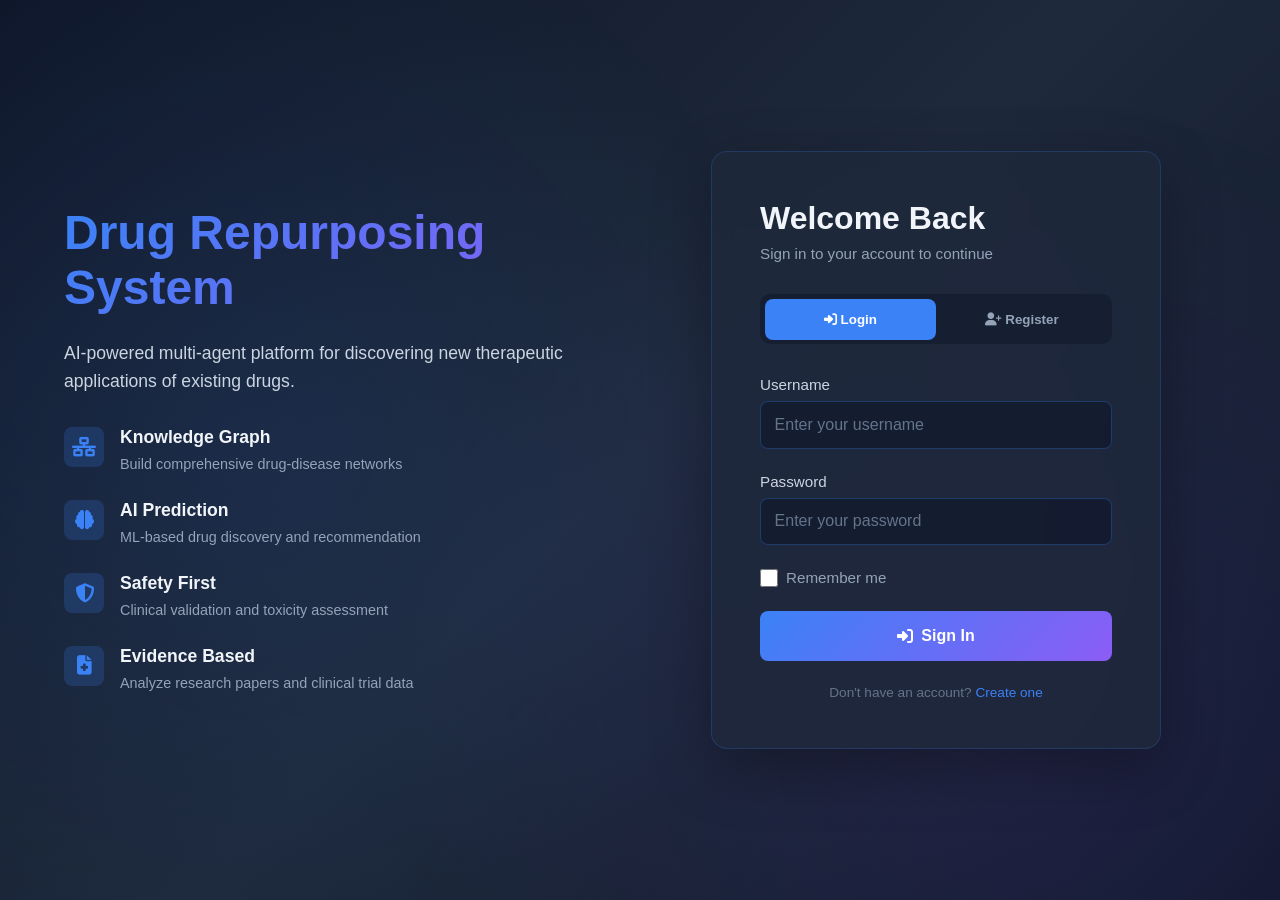
<file: frontend/login.html>
<!DOCTYPE html>
<html lang="en">
<head>
    <meta charset="UTF-8">
    <meta name="viewport" content="width=device-width, initial-scale=1.0">
    <title>Drug Repurposing System - Login</title>
    <link href="https://cdnjs.cloudflare.com/ajax/libs/font-awesome/6.4.0/css/all.min.css" rel="stylesheet">
    <style>
        * {
            margin: 0;
            padding: 0;
            box-sizing: border-box;
        }

        body {
            font-family: 'Inter', -apple-system, BlinkMacSystemFont, 'Segoe UI', sans-serif;
            background: linear-gradient(135deg, #0f172a 0%, #1e293b 50%, #0f172a 100%);
            min-height: 100vh;
            display: flex;
            justify-content: center;
            align-items: center;
            color: #f1f5f9;
            overflow: hidden;
        }

        .background-animation {
            position: fixed;
            width: 100%;
            height: 100%;
            top: 0;
            left: 0;
            z-index: -1;
            background: radial-gradient(circle at 20% 50%, rgba(59, 130, 246, 0.1) 0%, transparent 50%),
                        radial-gradient(circle at 80% 80%, rgba(139, 92, 246, 0.1) 0%, transparent 50%);
            animation: drift 20s infinite linear;
        }

        @keyframes drift {
            0%, 100% { transform: translate(0, 0); }
            25% { transform: translate(30px, -30px); }
            50% { transform: translate(-30px, 30px); }
            75% { transform: translate(30px, 30px); }
        }

        .container {
            display: flex;
            width: 90%;
            max-width: 1200px;
            gap: 2rem;
            align-items: center;
            justify-content: space-between;
        }

        .info-section {
            flex: 1;
            display: none;
            animation: fadeIn 0.5s ease-in;
        }

        @media (min-width: 768px) {
            .info-section {
                display: block;
            }
        }

        @keyframes fadeIn {
            from {
                opacity: 0;
                transform: translateX(-20px);
            }
            to {
                opacity: 1;
                transform: translateX(0);
            }
        }

        .info-section h1 {
            font-size: 3rem;
            margin-bottom: 1.5rem;
            background: linear-gradient(135deg, #3b82f6, #8b5cf6);
            -webkit-background-clip: text;
            background-clip: text;
            -webkit-text-fill-color: transparent;
            font-weight: 700;
        }

        .info-section p {
            font-size: 1.1rem;
            color: #cbd5e1;
            margin-bottom: 2rem;
            line-height: 1.6;
        }

        .features {
            display: flex;
            flex-direction: column;
            gap: 1.5rem;
        }

        .feature {
            display: flex;
            gap: 1rem;
            align-items: flex-start;
        }

        .feature-icon {
            width: 40px;
            height: 40px;
            background: rgba(59, 130, 246, 0.2);
            border-radius: 8px;
            display: flex;
            align-items: center;
            justify-content: center;
            color: #3b82f6;
            font-size: 1.2rem;
            flex-shrink: 0;
        }

        .feature-text h3 {
            font-size: 1.1rem;
            margin-bottom: 0.3rem;
            color: #f1f5f9;
        }

        .feature-text p {
            font-size: 0.9rem;
            color: #94a3b8;
            margin: 0;
        }

        .auth-section {
            flex: 1;
            display: flex;
            justify-content: center;
        }

        .auth-card {
            background: rgba(30, 41, 59, 0.8);
            backdrop-filter: blur(10px);
            border: 1px solid rgba(59, 130, 246, 0.2);
            border-radius: 16px;
            padding: 3rem;
            width: 100%;
            max-width: 450px;
            box-shadow: 0 20px 60px rgba(0, 0, 0, 0.3);
            animation: slideUp 0.6s ease-out;
        }

        @keyframes slideUp {
            from {
                opacity: 0;
                transform: translateY(30px);
            }
            to {
                opacity: 1;
                transform: translateY(0);
            }
        }

        .auth-card h2 {
            font-size: 2rem;
            margin-bottom: 0.5rem;
            color: #f1f5f9;
        }

        .auth-card .subtitle {
            color: #94a3b8;
            margin-bottom: 2rem;
            font-size: 0.95rem;
        }

        .tab-group {
            display: flex;
            gap: 0;
            margin-bottom: 2rem;
            background: rgba(15, 23, 42, 0.5);
            padding: 0.3rem;
            border-radius: 10px;
        }

        .tab-btn {
            flex: 1;
            padding: 0.8rem;
            background: transparent;
            border: none;
            color: #94a3b8;
            cursor: pointer;
            font-weight: 600;
            border-radius: 8px;
            transition: all 0.3s ease;
        }

        .tab-btn.active {
            background: #3b82f6;
            color: #ffffff;
        }

        .tab-content {
            display: none;
        }

        .tab-content.active {
            display: block;
            animation: fadeIn 0.3s ease-in;
        }

        .form-group {
            margin-bottom: 1.5rem;
        }

        .form-group label {
            display: block;
            margin-bottom: 0.5rem;
            color: #cbd5e1;
            font-size: 0.95rem;
            font-weight: 500;
        }

        .form-group input {
            width: 100%;
            padding: 0.85rem;
            background: rgba(15, 23, 42, 0.6);
            border: 1px solid rgba(59, 130, 246, 0.3);
            border-radius: 8px;
            color: #f1f5f9;
            font-size: 1rem;
            transition: all 0.3s ease;
        }

        .form-group input:focus {
            outline: none;
            border-color: #3b82f6;
            background: rgba(15, 23, 42, 0.8);
            box-shadow: 0 0 0 3px rgba(59, 130, 246, 0.1);
        }

        .form-group input::placeholder {
            color: #64748b;
        }

        .password-strength {
            margin-top: 0.5rem;
            padding: 0.5rem;
            border-radius: 6px;
            font-size: 0.85rem;
            display: none;
        }

        .password-strength.weak {
            display: block;
            background: rgba(239, 68, 68, 0.1);
            color: #fca5a5;
        }

        .password-strength.medium {
            display: block;
            background: rgba(251, 146, 60, 0.1);
            color: #fdba74;
        }

        .password-strength.strong {
            display: block;
            background: rgba(16, 185, 129, 0.1);
            color: #86efac;
        }

        .checkbox-group {
            display: flex;
            align-items: center;
            gap: 0.5rem;
            margin-bottom: 1.5rem;
        }

        .checkbox-group input[type="checkbox"] {
            width: 18px;
            height: 18px;
            cursor: pointer;
        }

        .checkbox-group label {
            margin: 0;
            cursor: pointer;
            color: #94a3b8;
            font-size: 0.95rem;
        }

        .btn {
            width: 100%;
            padding: 1rem;
            border: none;
            border-radius: 8px;
            font-size: 1rem;
            font-weight: 600;
            cursor: pointer;
            transition: all 0.3s ease;
            display: flex;
            align-items: center;
            justify-content: center;
            gap: 0.5rem;
        }

        .btn-primary {
            background: linear-gradient(135deg, #3b82f6, #8b5cf6);
            color: #ffffff;
        }

        .btn-primary:hover:not(:disabled) {
            transform: translateY(-2px);
            box-shadow: 0 10px 25px rgba(59, 130, 246, 0.4);
        }

        .btn-primary:disabled {
            opacity: 0.5;
            cursor: not-allowed;
        }

        .btn-secondary {
            background: rgba(59, 130, 246, 0.1);
            color: #3b82f6;
            border: 1px solid #3b82f6;
        }

        .btn-secondary:hover {
            background: rgba(59, 130, 246, 0.2);
        }

        .divider {
            text-align: center;
            margin: 2rem 0;
            color: #64748b;
        }

        .divider::before,
        .divider::after {
            content: '';
            display: inline-block;
            width: 40%;
            height: 1px;
            background: rgba(59, 130, 246, 0.2);
            vertical-align: middle;
        }

        .divider::before {
            margin-right: 1rem;
        }

        .divider::after {
            margin-left: 1rem;
        }

        .error-message {
            padding: 1rem;
            background: rgba(239, 68, 68, 0.1);
            border: 1px solid rgba(239, 68, 68, 0.3);
            border-radius: 8px;
            color: #fca5a5;
            margin-bottom: 1rem;
            display: none;
            animation: slideDown 0.3s ease-out;
        }

        @keyframes slideDown {
            from {
                opacity: 0;
                transform: translateY(-10px);
            }
            to {
                opacity: 1;
                transform: translateY(0);
            }
        }

        .error-message.show {
            display: block;
        }

        .success-message {
            padding: 1rem;
            background: rgba(16, 185, 129, 0.1);
            border: 1px solid rgba(16, 185, 129, 0.3);
            border-radius: 8px;
            color: #86efac;
            margin-bottom: 1rem;
            display: none;
            animation: slideDown 0.3s ease-out;
        }

        .success-message.show {
            display: block;
        }

        .spinner {
            display: inline-block;
            width: 16px;
            height: 16px;
            border: 2px solid rgba(255, 255, 255, 0.3);
            border-top-color: #ffffff;
            border-radius: 50%;
            animation: spin 0.8s linear infinite;
        }

        @keyframes spin {
            to { transform: rotate(360deg); }
        }

        .loading .spinner {
            display: inline-block;
        }

        .footer-note {
            text-align: center;
            margin-top: 1.5rem;
            color: #64748b;
            font-size: 0.85rem;
        }

        .footer-note a {
            color: #3b82f6;
            text-decoration: none;
            cursor: pointer;
            transition: color 0.3s ease;
        }

        .footer-note a:hover {
            color: #60a5fa;
        }

        .verification-alert {
            padding: 1rem;
            background: rgba(59, 130, 246, 0.1);
            border: 1px solid rgba(59, 130, 246, 0.3);
            border-radius: 8px;
            color: #93c5fd;
            margin-bottom: 1.5rem;
            display: none;
        }

        .verification-alert.show {
            display: block;
        }
    </style>
</head>
<body>
    <div class="background-animation"></div>

    <div class="container">
        <!-- Info Section -->
        <div class="info-section">
            <h1>Drug Repurposing System</h1>
            <p>AI-powered multi-agent platform for discovering new therapeutic applications of existing drugs.</p>
            
            <div class="features">
                <div class="feature">
                    <div class="feature-icon">
                        <i class="fas fa-network-wired"></i>
                    </div>
                    <div class="feature-text">
                        <h3>Knowledge Graph</h3>
                        <p>Build comprehensive drug-disease networks</p>
                    </div>
                </div>

                <div class="feature">
                    <div class="feature-icon">
                        <i class="fas fa-brain"></i>
                    </div>
                    <div class="feature-text">
                        <h3>AI Prediction</h3>
                        <p>ML-based drug discovery and recommendation</p>
                    </div>
                </div>

                <div class="feature">
                    <div class="feature-icon">
                        <i class="fas fa-shield-alt"></i>
                    </div>
                    <div class="feature-text">
                        <h3>Safety First</h3>
                        <p>Clinical validation and toxicity assessment</p>
                    </div>
                </div>

                <div class="feature">
                    <div class="feature-icon">
                        <i class="fas fa-file-medical"></i>
                    </div>
                    <div class="feature-text">
                        <h3>Evidence Based</h3>
                        <p>Analyze research papers and clinical trial data</p>
                    </div>
                </div>
            </div>
        </div>

        <!-- Auth Section -->
        <div class="auth-section">
            <div class="auth-card">
                <h2>Welcome Back</h2>
                <p class="subtitle">Sign in to your account to continue</p>

                <div class="tab-group">
                    <button class="tab-btn active" data-tab="login" onclick="switchTab('login', event)">
                        <i class="fas fa-sign-in-alt"></i> Login
                    </button>
                    <button class="tab-btn" data-tab="register" onclick="switchTab('register', event)">
                        <i class="fas fa-user-plus"></i> Register
                    </button>
                </div>

                <!-- Login Tab -->
                <div id="login-tab" class="tab-content active">
                    <div class="error-message" id="login-error"></div>
                    <div class="success-message" id="login-success"></div>

                    <form id="login-form" onsubmit="handleLogin(event)">
                        <div class="form-group">
                            <label for="login-username">Username</label>
                            <input type="text" id="login-username" placeholder="Enter your username" required>
                        </div>

                        <div class="form-group">
                            <label for="login-password">Password</label>
                            <input type="password" id="login-password" placeholder="Enter your password" required>
                        </div>

                        <div class="checkbox-group">
                            <input type="checkbox" id="remember-me">
                            <label for="remember-me">Remember me</label>
                        </div>

                        <button type="submit" class="btn btn-primary">
                            <i class="fas fa-sign-in-alt"></i>
                            <span id="login-btn-text">Sign In</span>
                            <div class="spinner" style="display:none;"></div>
                        </button>
                    </form>

                    <div class="footer-note">
                        Don't have an account? <a onclick="switchTab('register')">Create one</a>
                    </div>
                </div>

                <!-- Register Tab -->
                <div id="register-tab" class="tab-content">
                    <div class="error-message" id="register-error"></div>
                    <div class="success-message" id="register-success"></div>

                    <form id="register-form" onsubmit="handleRegister(event)">
                        <div class="form-group">
                            <label for="register-username">Username</label>
                            <input type="text" id="register-username" placeholder="Choose a username (3+ characters)" required>
                            <small style="color: #64748b;">Must be alphanumeric</small>
                        </div>

                        <div class="form-group">
                            <label for="register-email">Email Address</label>
                            <input type="email" id="register-email" placeholder="your.email@example.com" required>
                        </div>

                        <div class="form-group">
                            <label for="register-password">Password</label>
                            <input type="password" id="register-password" placeholder="Create a strong password" required oninput="checkPasswordStrength()">
                            <div class="password-strength" id="password-strength"></div>
                            <small style="color: #64748b;">Min 8 chars, 1 uppercase, 1 number</small>
                        </div>

                        <div class="checkbox-group">
                            <input type="checkbox" id="terms" required>
                            <label for="terms">I agree to Terms & Conditions</label>
                        </div>

                        <button type="submit" class="btn btn-primary">
                            <i class="fas fa-user-plus"></i>
                            <span id="register-btn-text">Create Account</span>
                        </button>
                    </form>

                    <div class="footer-note">
                        Already have an account? <a onclick="switchTab('login')">Sign in</a>
                    </div>
                </div>

                <div class="verification-alert" id="verification-alert">
                    <i class="fas fa-info-circle"></i> Check your email for the verification link before logging in.
                </div>
            </div>
        </div>
    </div>

    <script>
        const API_URL = 'http://127.0.0.1:8000';

        function switchTab(tabName, ev) {
            // Hide all tabs
            document.querySelectorAll('.tab-content').forEach(tab => {
                tab.classList.remove('active');
            });
            document.querySelectorAll('.tab-btn').forEach(btn => {
                btn.classList.remove('active');
            });

            // Show selected tab
            const tabEl = document.getElementById(tabName + '-tab');
            if (tabEl) tabEl.classList.add('active');

            // Determine which button to mark active. Prefer event if provided, otherwise use data-tab attribute.
            let btnToActivate = null;
            if (ev && ev.target) {
                btnToActivate = ev.target.closest('.tab-btn');
            }
            if (!btnToActivate) {
                btnToActivate = document.querySelector(`.tab-btn[data-tab="${tabName}"]`);
            }
            if (btnToActivate) btnToActivate.classList.add('active');

            // Clear messages
            clearMessages();
        }

        function checkPasswordStrength() {
            const password = document.getElementById('register-password').value;
            const strengthDiv = document.getElementById('password-strength');

            if (password.length < 8) {
                strengthDiv.innerHTML = '<i class="fas fa-exclamation-circle"></i> Too weak';
                strengthDiv.className = 'password-strength weak';
                return;
            }

            const hasUpper = /[A-Z]/.test(password);
            const hasNumber = /[0-9]/.test(password);

            if (hasUpper && hasNumber) {
                strengthDiv.innerHTML = '<i class="fas fa-check-circle"></i> Strong password';
                strengthDiv.className = 'password-strength strong';
            } else {
                strengthDiv.innerHTML = '<i class="fas fa-exclamation-circle"></i> Add uppercase & number';
                strengthDiv.className = 'password-strength medium';
            }
        }

        function showError(message, tabName) {
            const errorDiv = document.getElementById(tabName + '-error');
            errorDiv.textContent = message;
            errorDiv.classList.add('show');
        }

        function showSuccess(message, tabName) {
            const successDiv = document.getElementById(tabName + '-success');
            successDiv.textContent = message;
            successDiv.classList.add('show');
        }

        function clearMessages() {
            document.querySelectorAll('.error-message, .success-message').forEach(div => {
                div.classList.remove('show');
            });
        }

        async function handleLogin(event) {
            event.preventDefault();
            clearMessages();

            const username = document.getElementById('login-username').value;
            const password = document.getElementById('login-password').value;
            const rememberMe = document.getElementById('remember-me').checked;

            const btnText = document.getElementById('login-btn-text');
            const spinner = document.querySelector('#login-form .spinner');
            btnText.textContent = 'Signing in...';
            spinner.style.display = 'inline-block';

            try {
                const formData = new FormData();
                formData.append('username', username);
                formData.append('password', password);

                const response = await fetch(API_URL + '/api/token', {
                    method: 'POST',
                    body: formData
                });

                const data = await response.json();

                if (!response.ok) {
                    showError(data.detail || 'Login failed', 'login');
                    return;
                }

                // Store token and user info
                localStorage.setItem('token', data.access_token);
                localStorage.setItem('user', JSON.stringify(data.user));
                if (rememberMe) {
                    localStorage.setItem('username', username);
                }

                showSuccess('Login successful! Redirecting...', 'login');
                setTimeout(() => {
                    window.location.href = '/';
                }, 1500);
            } catch (error) {
                console.error('Login error:', error);
                showError('Connection error. Please try again.', 'login');
            } finally {
                btnText.textContent = 'Sign In';
                spinner.style.display = 'none';
            }
        }

        async function handleRegister(event) {
            event.preventDefault();
            clearMessages();

            const username = document.getElementById('register-username').value;
            const email = document.getElementById('register-email').value;
            const password = document.getElementById('register-password').value;

            const btnText = document.getElementById('register-btn-text');
            btnText.textContent = 'Creating account...';

            try {
                const response = await fetch(API_URL + '/api/register', {
                    method: 'POST',
                    headers: {
                        'Content-Type': 'application/json'
                    },
                    body: JSON.stringify({
                        username,
                        email,
                        password
                    })
                });

                const data = await response.json();

                if (!response.ok) {
                    showError(data.detail || data.message || 'Registration failed', 'register');
                    return;
                }

                showSuccess(data.message, 'register');
                document.getElementById('register-form').reset();

                const alertDiv = document.getElementById('verification-alert');
                alertDiv.classList.add('show');

                // If the backend returned a verification link (dev mode or fallback), show it prominently
                if (data.verification_link) {
                    alertDiv.innerHTML = `<i class="fas fa-info-circle"></i> Your account was created and verified in dev mode. <br/><a href="${data.verification_link}" target="_blank" style="color:#fff; text-decoration:underline;">Click here to open verification link</a>`;
                } else if (data.verification_token) {
                    // token-only fallback
                    alertDiv.innerHTML = `<i class="fas fa-info-circle"></i> Verification token: <code style="color:#fff;">${data.verification_token}</code>`;
                } else {
                    alertDiv.innerHTML = `<i class="fas fa-info-circle"></i> Check your email for the verification link before logging in.`;
                }

                // If auto-verified, move to login quickly; otherwise keep a short delay
                const delay = data.email_verified || data.verification_link ? 1200 : 3500;
                setTimeout(() => {
                    switchTab('login');
                }, delay);
            } catch (error) {
                console.error('Registration error:', error);
                showError('Connection error. Please try again.', 'register');
            } finally {
                btnText.textContent = 'Create Account';
            }
        }

        // Check if user is already logged in. Validate token with backend to avoid redirect loops.
        window.addEventListener('load', async () => {
            const token = localStorage.getItem('token');
            if (token) {
                try {
                    const res = await fetch(API_URL + '/api/me', {
                        method: 'GET',
                        headers: {
                            'Authorization': `Bearer ${token}`
                        }
                    });
                    if (res.ok) {
                        // Token valid — go to app
                        window.location.href = '/';
                        return;
                    } else {
                        // Invalid token — clear and stay on login
                        localStorage.removeItem('token');
                        localStorage.removeItem('user');
                    }
                } catch (err) {
                    console.error('Token validation failed', err);
                    localStorage.removeItem('token');
                    localStorage.removeItem('user');
                }
            }

            // Restore username if "Remember me" was checked
            const savedUsername = localStorage.getItem('username');
            if (savedUsername) {
                const el = document.getElementById('login-username');
                if (el) el.value = savedUsername;
            }
        });
    </script>
</body>
</html>
</file>
